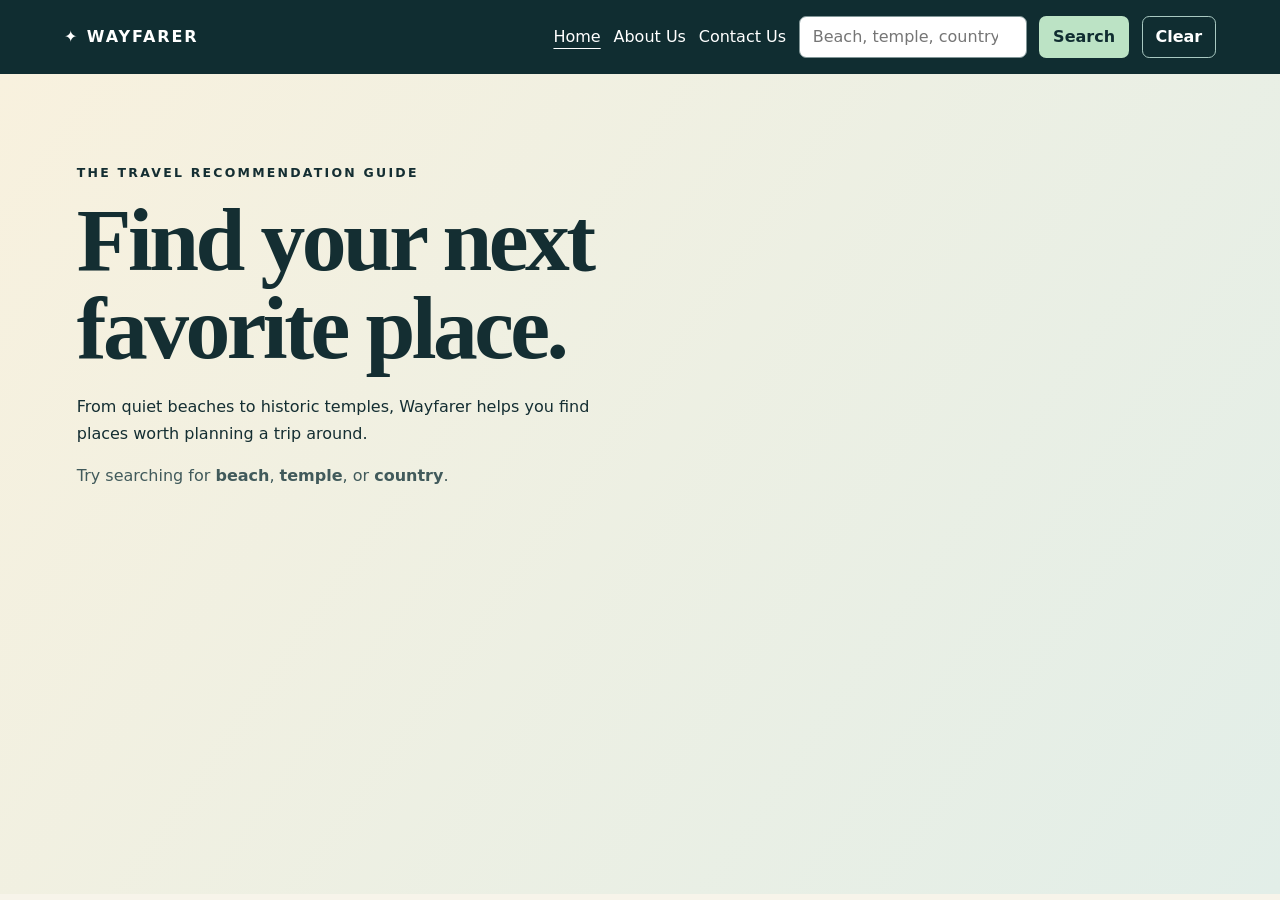
<file: index.html>
<!doctype html>
<html lang="en">
<head>
<meta charset="utf-8">
<meta name="viewport" content="width=device-width, initial-scale=1">
<title>Home | Wayfarer</title>
<link rel="stylesheet" href="styles.css">
</head>
<body>
<header class="site-header">
<a class="brand" href="index.html">✦ WAYFARER</a>
<nav aria-label="Main navigation">
<a href="index.html" aria-current="page">Home</a>
<a href="about.html">About Us</a>
<a href="contact.html">Contact Us</a>
<form id="search-form" role="search">
<label class="visually-hidden" for="destination">Search destinations</label>
<input id="destination" type="search" placeholder="Beach, temple, country…" required>
<button type="submit">Search</button>
<button id="clear-search" type="button">Clear</button>
</form>
</nav>
</header>
<main class="home">
<section class="intro">
<p class="eyebrow">THE TRAVEL RECOMMENDATION GUIDE</p>
<h1>Find your next<br>favorite place.</h1>
<p>From quiet beaches to historic temples, Wayfarer helps you find places worth planning a trip around.</p>
<p class="hint">Try searching for <strong>beach</strong>, <strong>temple</strong>, or <strong>country</strong>.</p>
</section>
<section class="recommendations" aria-label="Recommendations">
<p id="search-status" role="status"></p>
<div id="results"></div>
</section>
</main>
<script src="search.js" defer></script>
</body>
</html>
</file>
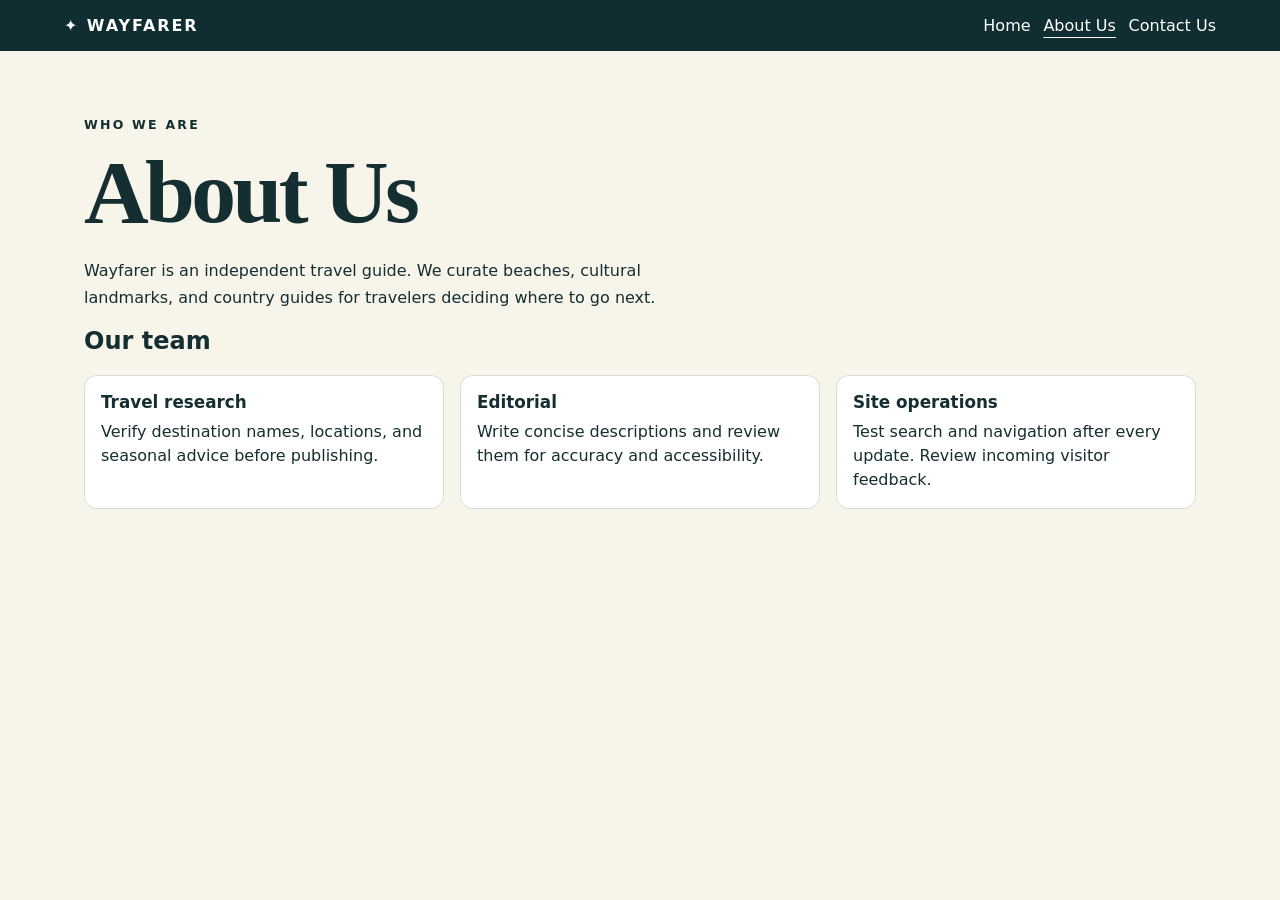
<file: about.html>
<!doctype html>
<html lang="en">
<head>
<meta charset="utf-8">
<meta name="viewport" content="width=device-width, initial-scale=1">
<title>About Us | Wayfarer</title>
<link rel="stylesheet" href="styles.css">
</head>
<body>
<header class="site-header">
<a class="brand" href="index.html">✦ WAYFARER</a>
<nav aria-label="Main navigation">
<a href="index.html">Home</a>
<a href="about.html" aria-current="page">About Us</a>
<a href="contact.html">Contact Us</a>

</nav>
</header>
<main class="inner">
<p class="eyebrow">WHO WE ARE</p>
<h1>About Us</h1>
<p>Wayfarer is an independent travel guide. We curate beaches, cultural landmarks, and country guides for travelers deciding where to go next.</p>
<h2>Our team</h2>
<div class="team">
<article><h3>Travel research</h3><p>Verify destination names, locations, and seasonal advice before publishing.</p></article>
<article><h3>Editorial</h3><p>Write concise descriptions and review them for accuracy and accessibility.</p></article>
<article><h3>Site operations</h3><p>Test search and navigation after every update. Review incoming visitor feedback.</p></article>
</div>
</main>
</body>
</html>
</file>
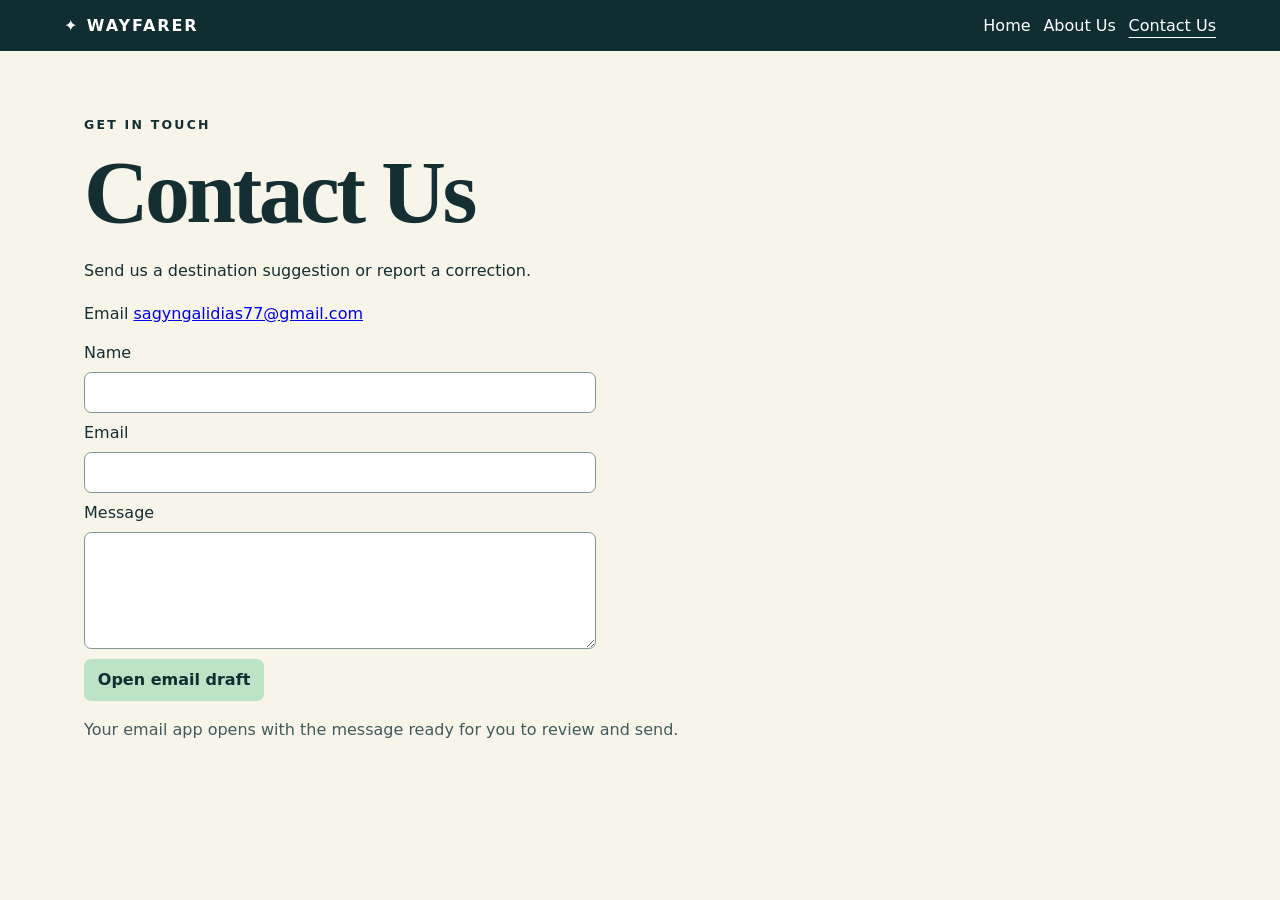
<file: contact.html>
<!doctype html>
<html lang="en">
<head>
<meta charset="utf-8">
<meta name="viewport" content="width=device-width, initial-scale=1">
<title>Contact Us | Wayfarer</title>
<link rel="stylesheet" href="styles.css">
</head>
<body>
<header class="site-header">
<a class="brand" href="index.html">✦ WAYFARER</a>
<nav aria-label="Main navigation">
<a href="index.html">Home</a>
<a href="about.html">About Us</a>
<a href="contact.html" aria-current="page">Contact Us</a>

</nav>
</header>
<main class="inner">
<p class="eyebrow">GET IN TOUCH</p>
<h1>Contact Us</h1>
<p>Send us a destination suggestion or report a correction.</p>
<p>Email <a id="contact-email" href="mailto:sagyngalidias77@gmail.com">sagyngalidias77@gmail.com</a></p>
<form id="contact-form" class="contact-form">
<label for="name">Name</label><input id="name" name="name" autocomplete="name" required>
<label for="email">Email</label><input id="email" name="email" type="email" autocomplete="email" required>
<label for="message">Message</label><textarea id="message" name="message" rows="5" required></textarea>
<button type="submit">Open email draft</button>
</form>
<p class="hint">Your email app opens with the message ready for you to review and send.</p>
</main>
<script src="contact.js" defer></script>
</body>
</html>
</file>
<file: styles.css>
:root {
  color-scheme: light;
  font-family: system-ui, sans-serif;
  color: #142e32;
  background: #f7f4ea;
}
* { box-sizing: border-box; }
body { margin: 0; }
.site-header {
  display: flex;
  flex-wrap: wrap;
  align-items: center;
  justify-content: space-between;
  gap: 1rem 2rem;
  padding: 1rem clamp(1rem, 5vw, 5rem);
  background: #102d31;
  color: #fff;
}
.brand { font-weight: 800; letter-spacing: .12em; }
.site-header a { color: inherit; text-decoration: none; }
.site-header a:hover, [aria-current="page"] { text-decoration: underline !important; text-underline-offset: .4em; }
nav, #search-form { display: flex; flex-wrap: wrap; align-items: center; gap: .8rem; }
input, textarea, button { font: inherit; border-radius: .45rem; padding: .65rem .8rem; }
input, textarea { border: 1px solid #819697; background: #fff; color: #142e32; }
button { border: 1px solid transparent; background: #bce3c5; color: #102d31; font-weight: 700; cursor: pointer; }
button:hover { background: #d2efdb; }
#clear-search { background: transparent; border-color: #a9c9c2; color: #fff; }
:focus-visible { outline: 3px solid #d48031; outline-offset: 3px; }
.home {
  min-height: calc(100vh - 5rem);
  padding: clamp(2rem, 7vw, 7rem) clamp(1rem, 6vw, 6rem);
  display: grid;
  grid-template-columns: minmax(0, 1fr) minmax(0, 1fr);
  align-items: start;
  gap: 2rem;
  background: linear-gradient(125deg, #f8f1de, #e2eee8);
}
h1, h2, h3, p { margin-top: 0; }
h1 { font: 700 clamp(2.75rem, 7vw, 6.5rem)/.98 Georgia, serif; letter-spacing: -.04em; margin-bottom: 1.4rem; }
.intro > p, .inner > p { max-width: 38rem; line-height: 1.65; }
.eyebrow { font-size: .78rem; font-weight: 800; letter-spacing: .18em; }
.hint { color: #415a5b; }
#search-status:not(:empty) { font-weight: 750; margin: 0 0 .8rem; }
#results { display: grid; grid-template-columns: repeat(2, minmax(0, 1fr)); gap: .85rem; }
article { border-radius: .8rem; overflow: hidden; background: #fff; border: 1px solid #d2dfd8; }
article img { width: 100%; height: auto; display: block; }
article h2, article h3 { margin: 1rem 1rem .5rem; font-size: 1.05rem; }
article p { margin: 0 1rem 1rem; line-height: 1.5; }
.inner { max-width: 72rem; margin: auto; padding: 4rem 1.25rem; }
.team { display: grid; grid-template-columns: repeat(3, 1fr); gap: 1rem; }
.contact-form { display: grid; gap: .6rem; max-width: 32rem; margin-bottom: 1rem; }
.contact-form button { justify-self: start; }
.visually-hidden { position: absolute; width: 1px; height: 1px; overflow: hidden; clip-path: inset(50%); }
@media (max-width: 760px) {
  .home, .team { grid-template-columns: 1fr; }
}
@media (max-width: 410px) {
  #results { grid-template-columns: 1fr; }
  #destination { width: 100%; }
}
</file>
